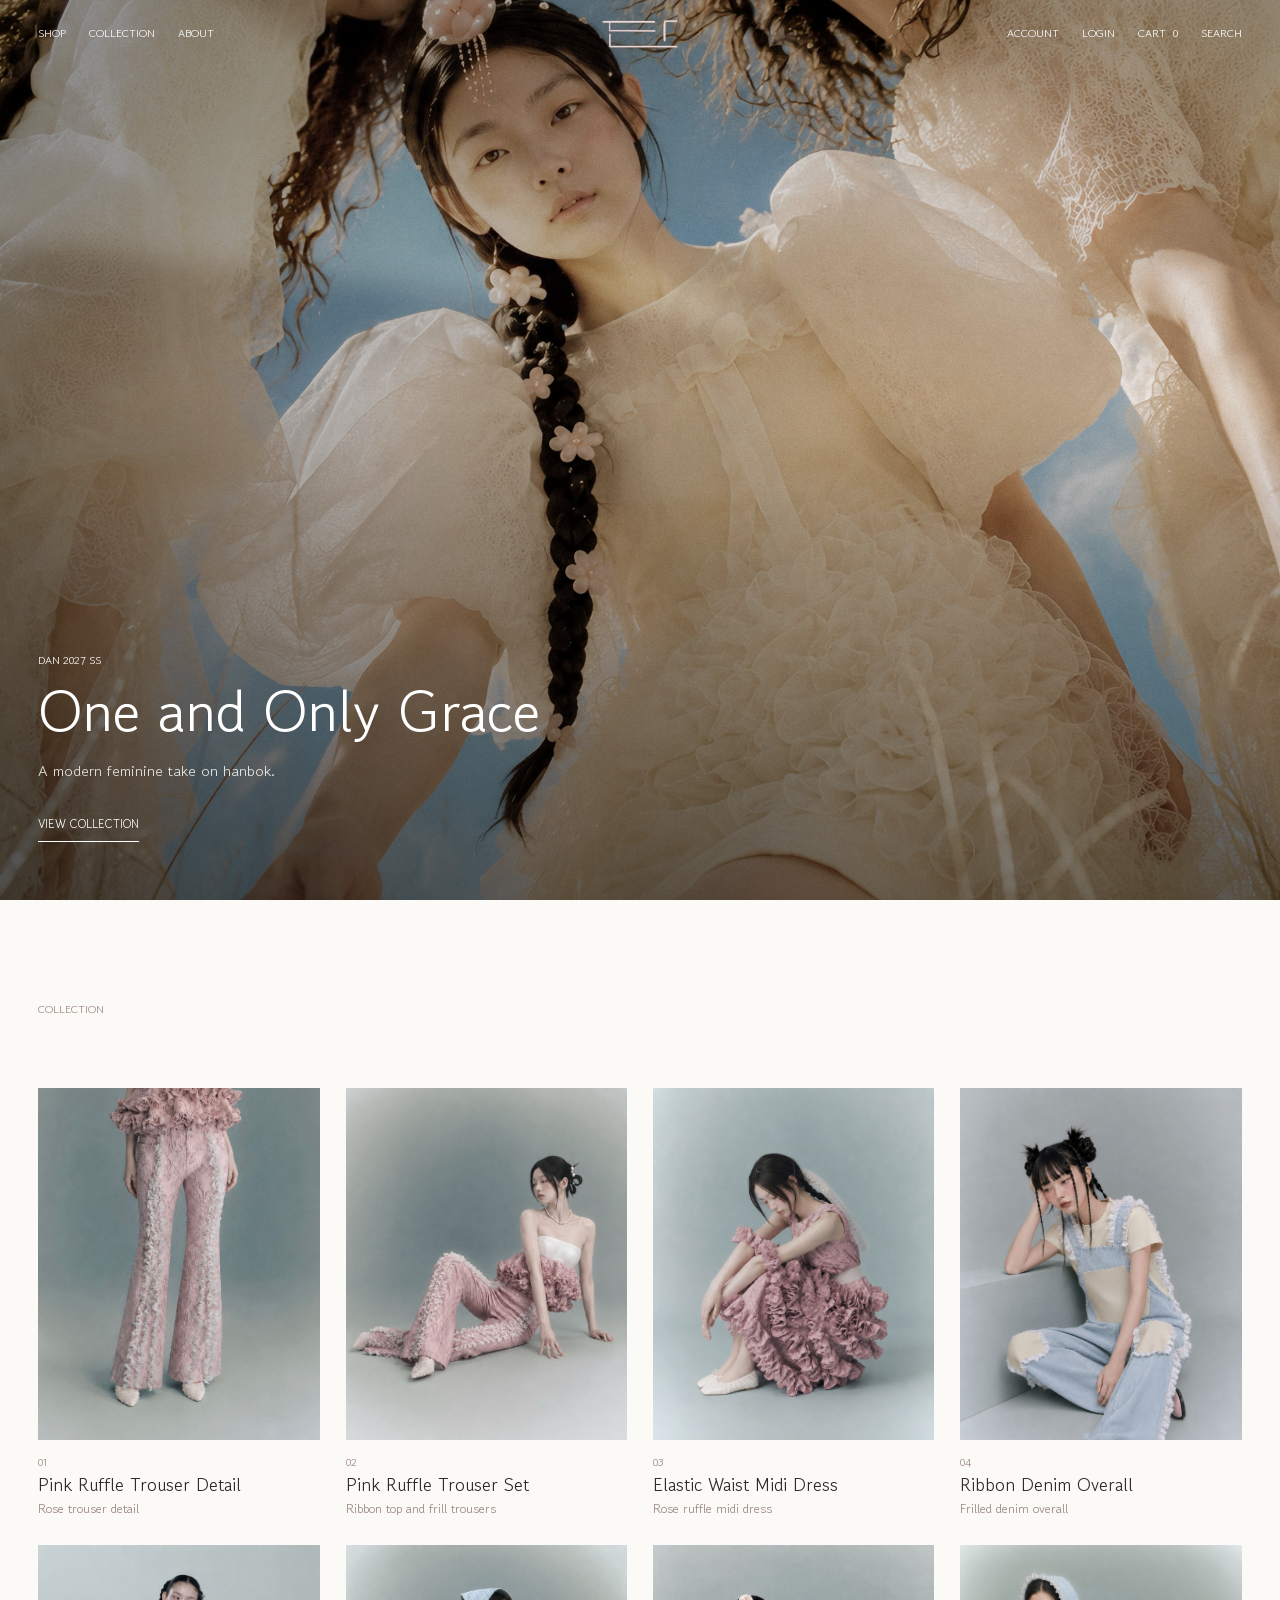
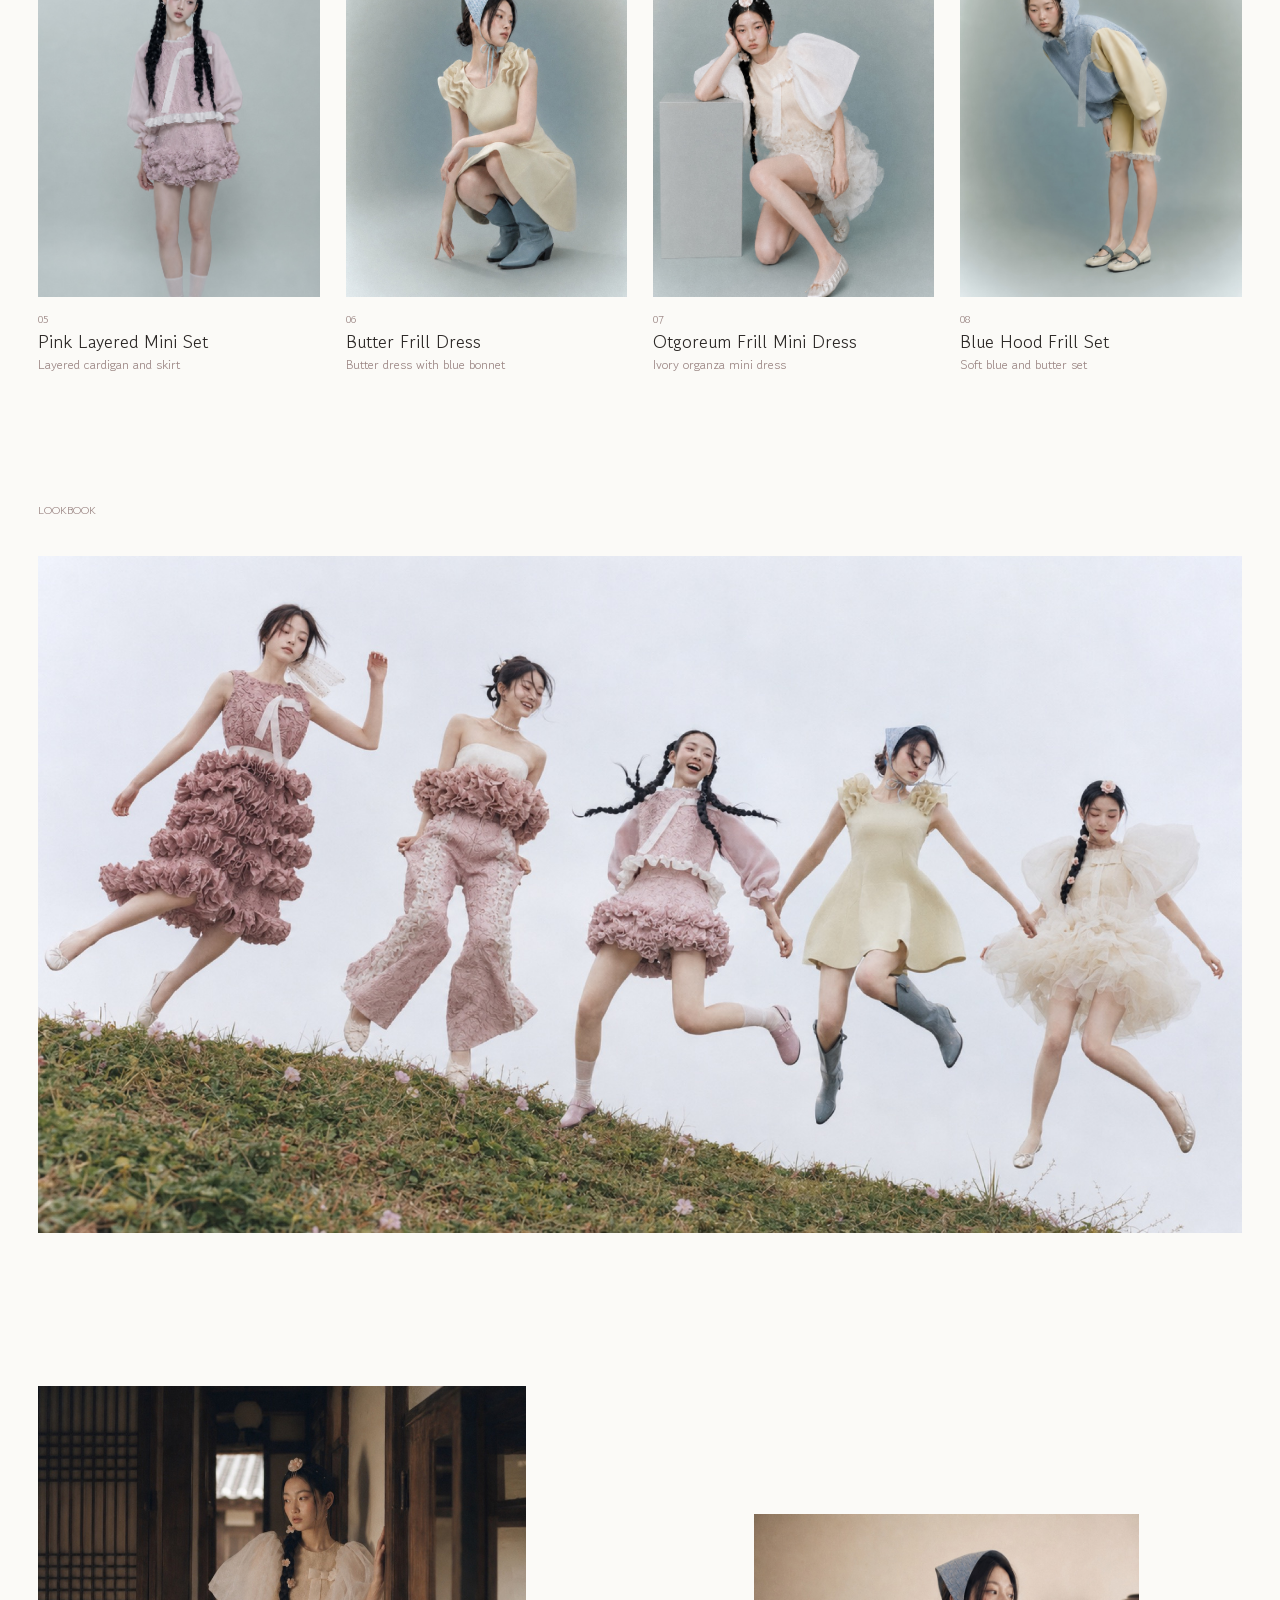
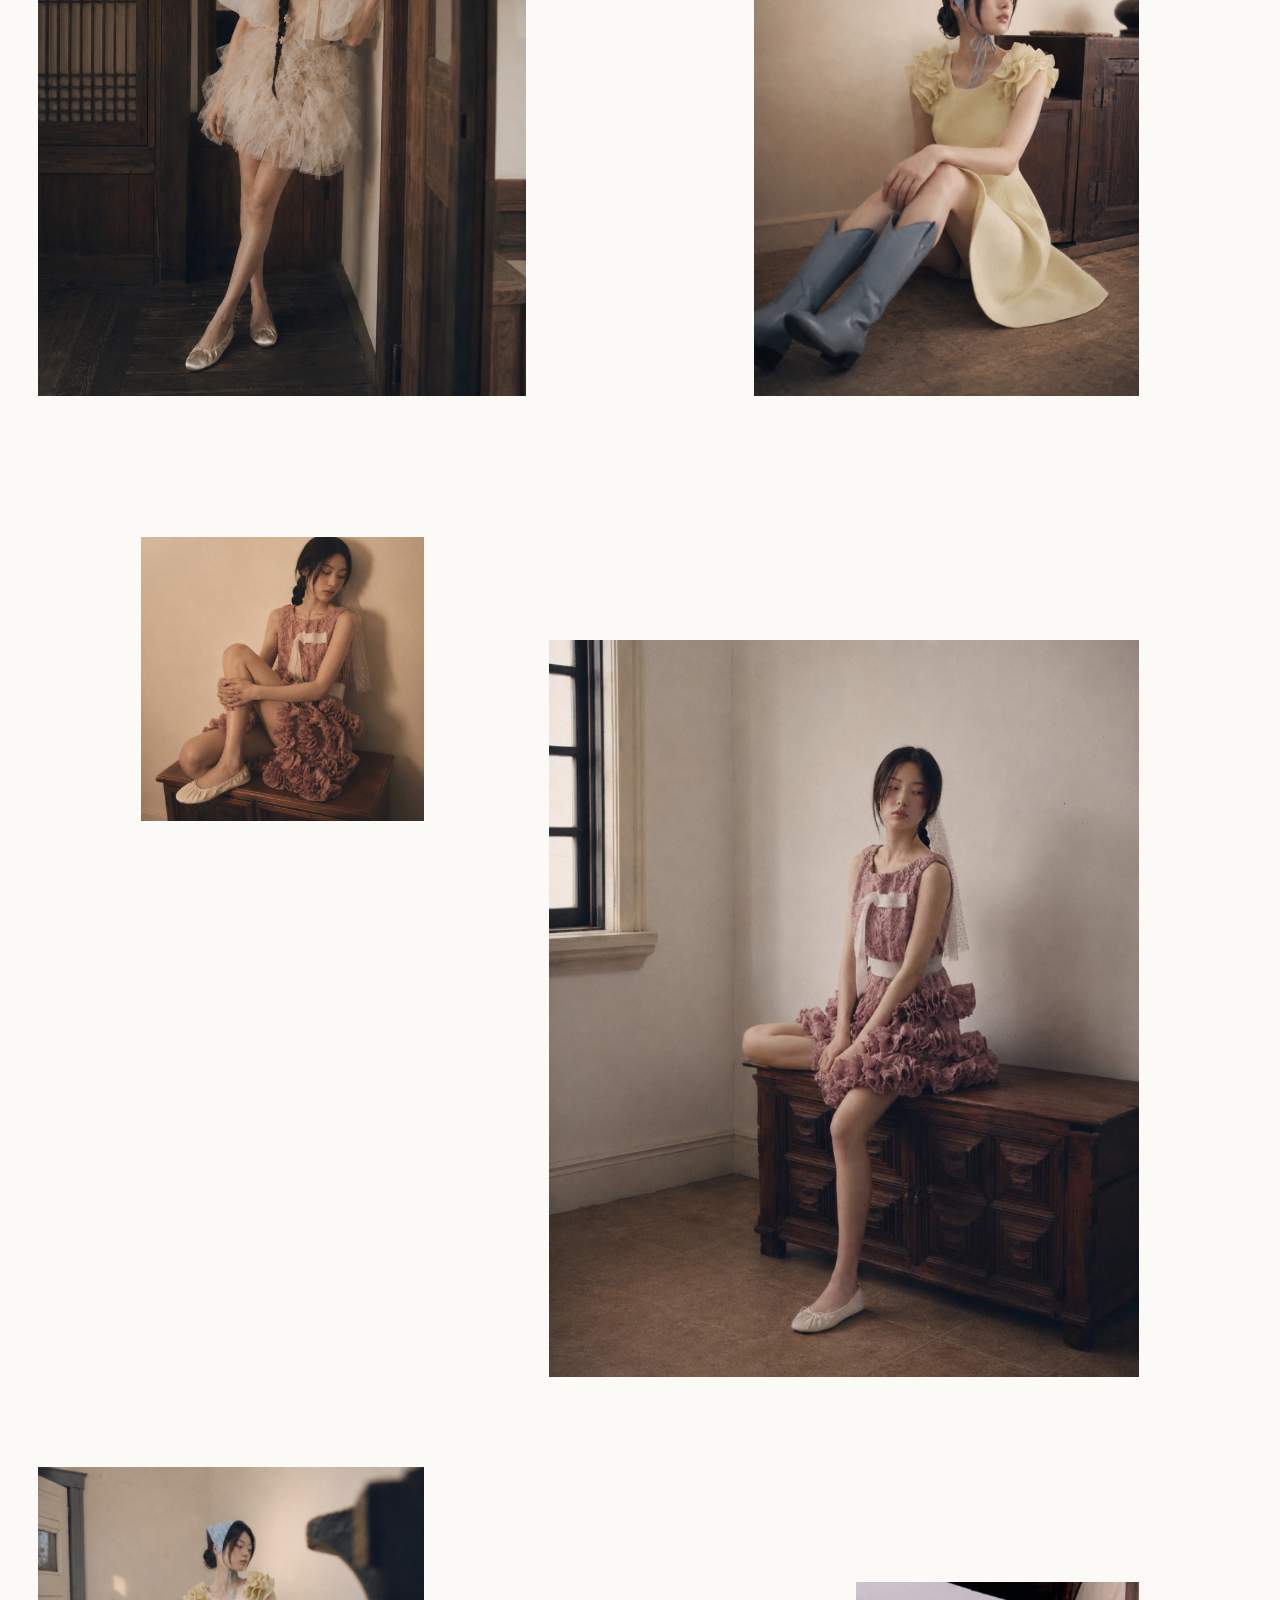
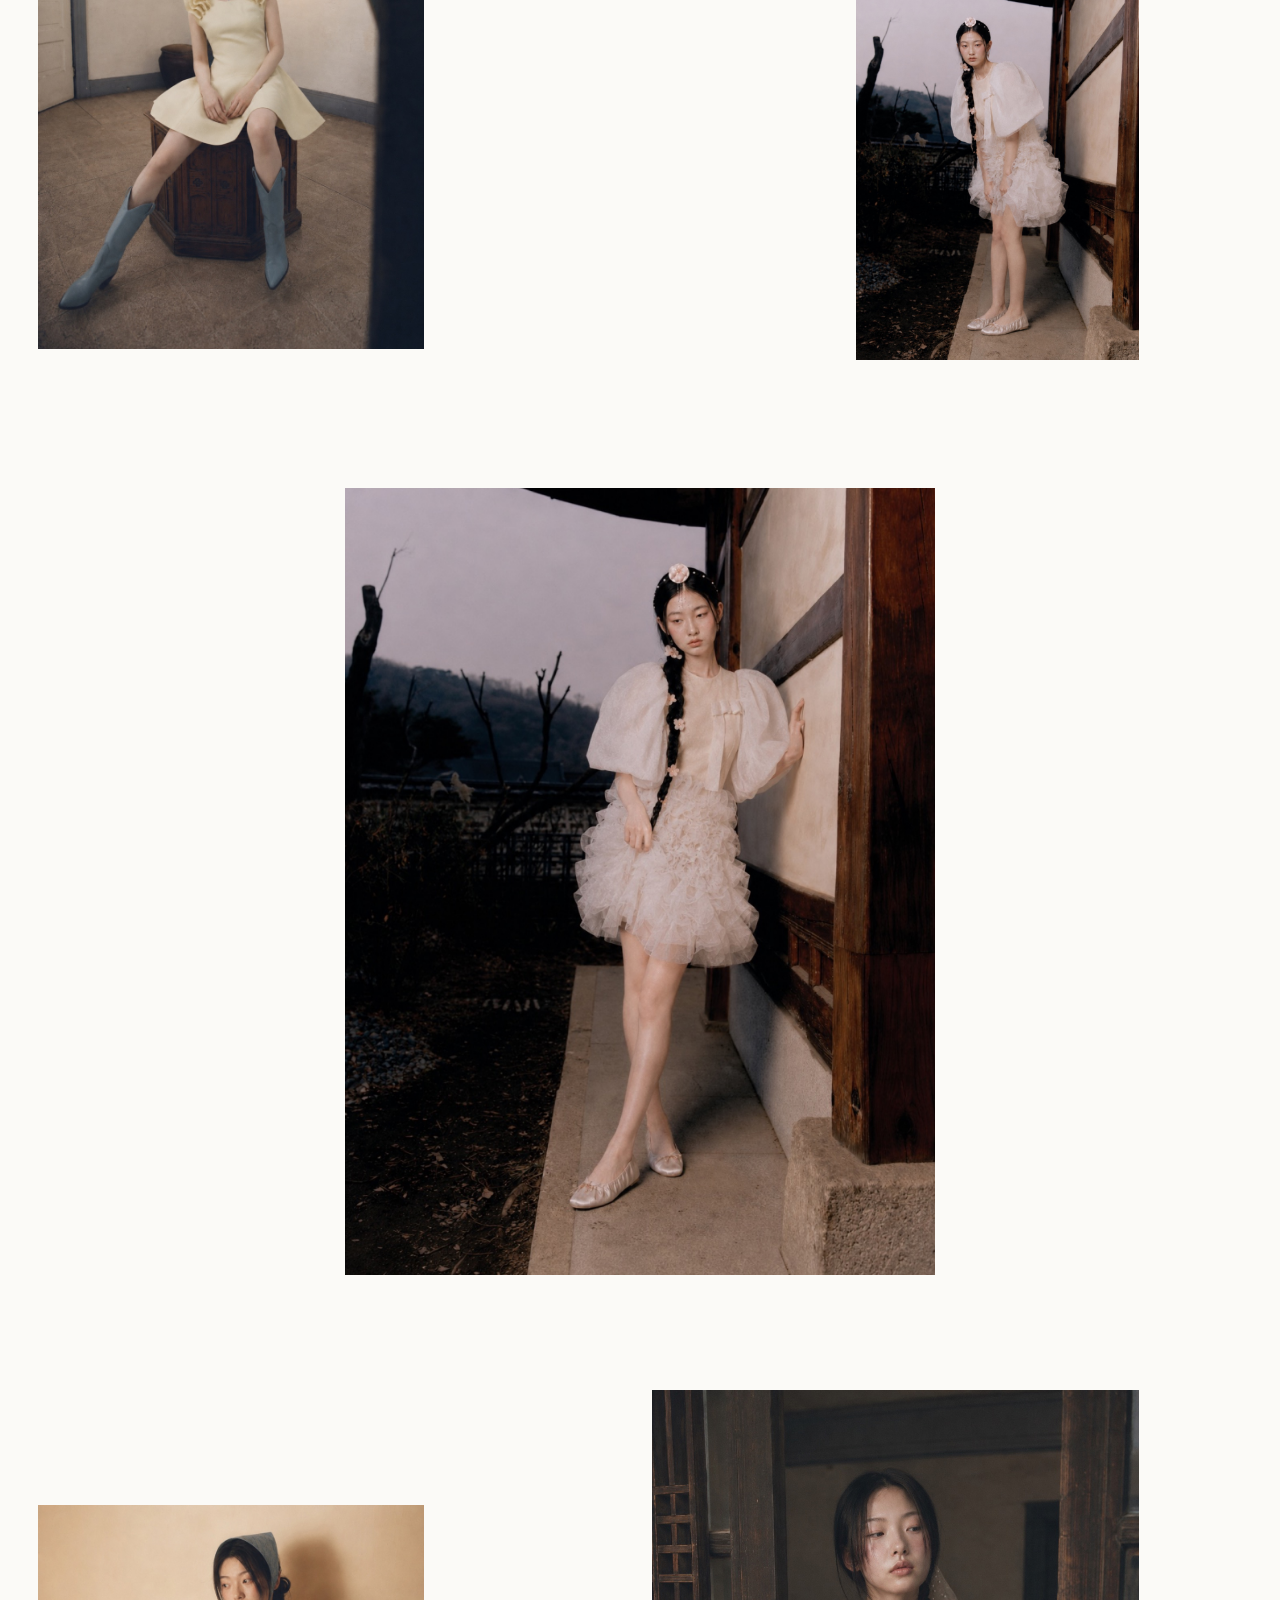
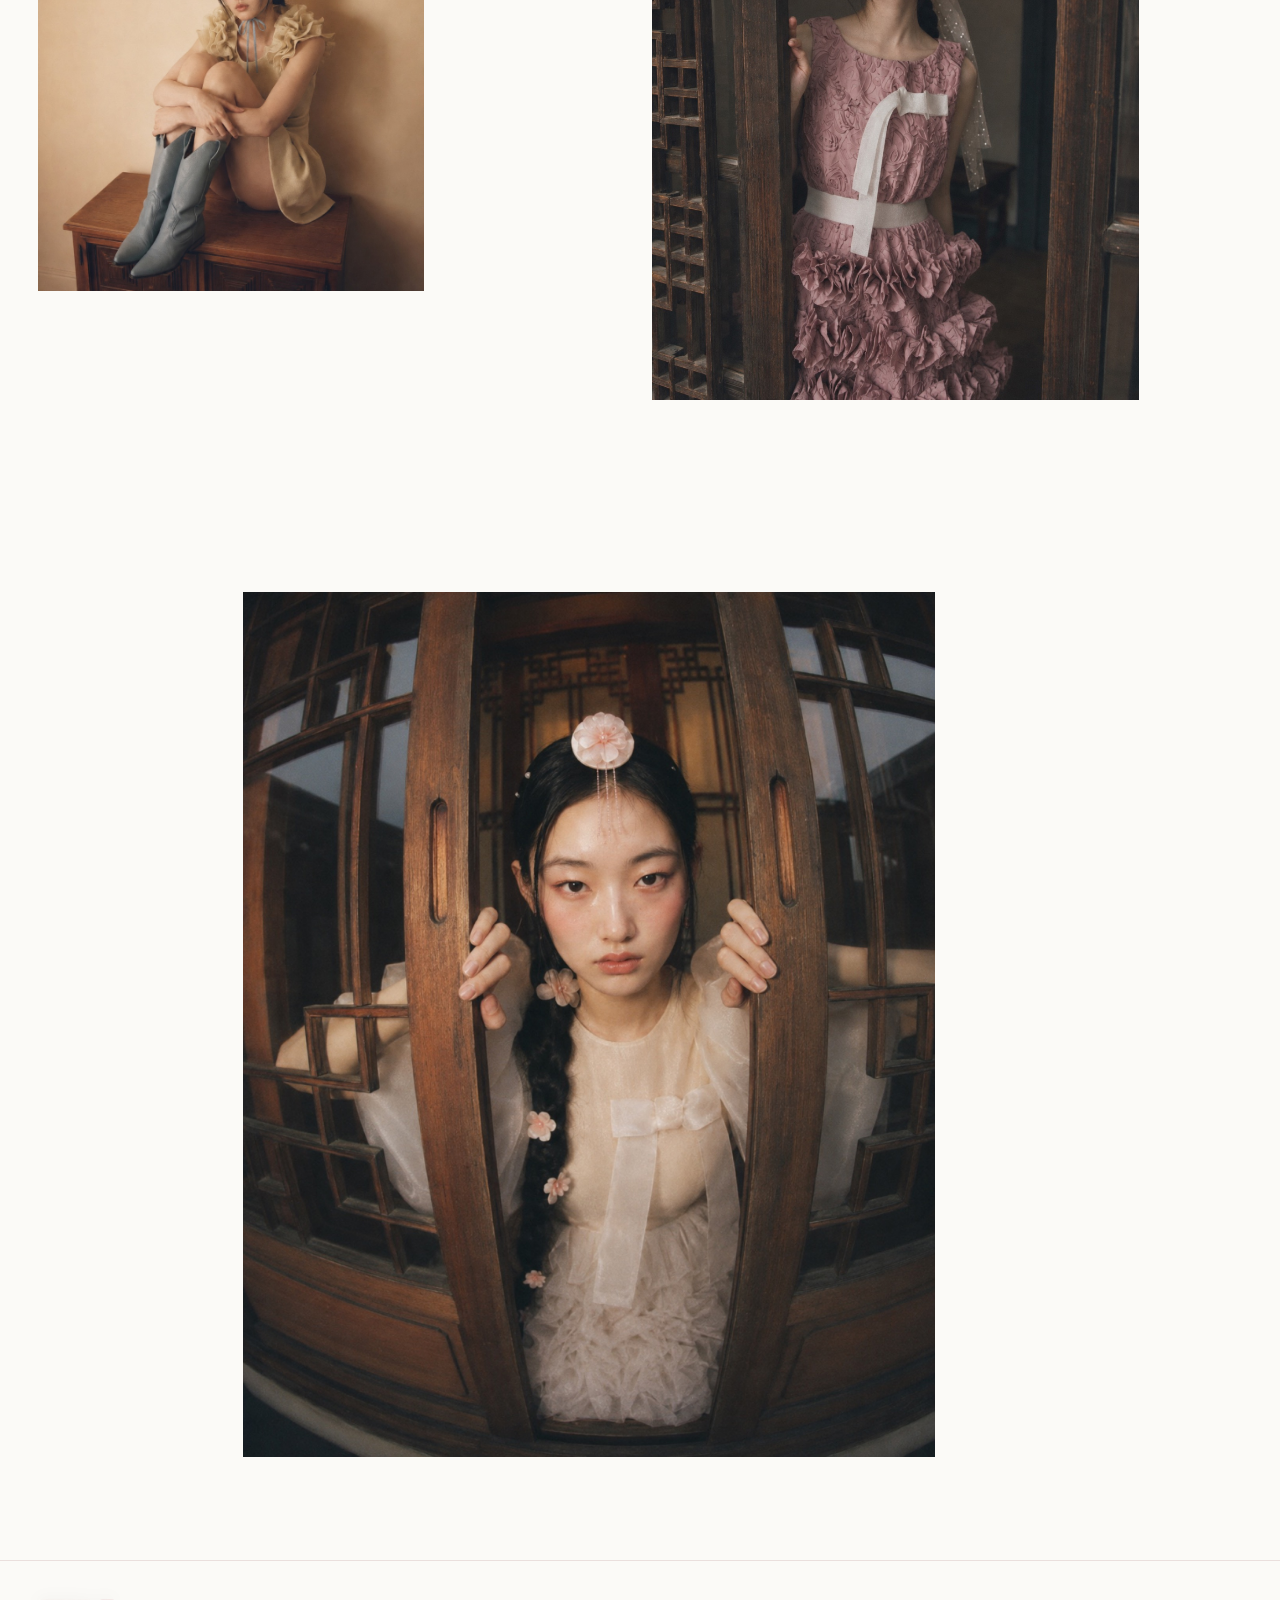
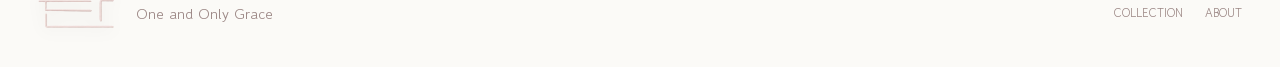
<file: index.html>
<!doctype html>
<html lang="ko">
  <head>
    <meta charset="utf-8" />
    <meta name="viewport" content="width=device-width, initial-scale=1" />
    <meta name="description" content="DAN, One and Only Grace. A modern feminine take on hanbok." />
    <title>DAN | One and Only Grace</title>
    <link rel="preconnect" href="https://fonts.googleapis.com" />
    <link rel="preconnect" href="https://fonts.gstatic.com" crossorigin />
    <link href="https://fonts.googleapis.com/css2?family=Gowun+Dodum&display=swap" rel="stylesheet" />
    <link rel="stylesheet" href="styles.css" />
  </head>
  <body>
    <a class="skip-link" href="#main">본문으로 이동</a>

    <header class="site-header" data-header>
      <nav class="nav" aria-label="Primary navigation">
        <button class="nav-toggle" type="button" data-menu-toggle aria-expanded="false" aria-controls="menu-panel">
          <span></span>
          <span></span>
          <span class="sr-only">메뉴 열기</span>
        </button>

        <div class="nav-links" aria-label="Main sections">
          <a href="#collection">Shop</a>
          <a href="#collection">Collection</a>
          <a href="#about">About</a>
        </div>

        <a class="brand-mark" href="index.html#home" aria-label="DAN homepage">
          <img class="brand-logo" src="assets/dan-logo.png" alt="DAN" />
        </a>

        <div class="nav-actions" aria-label="Member links">
          <a href="#account">Account</a>
          <a href="#login">Login</a>
          <button class="bag-button" type="button" data-bag-button>Cart <span data-bag-count>0</span></button>
          <a href="#search">Search</a>
        </div>
      </nav>
    </header>

    <aside class="menu-panel" id="menu-panel" data-menu-panel aria-hidden="true">
      <div class="menu-panel__inner">
        <button class="menu-close" type="button" data-menu-toggle aria-label="메뉴 닫기">Close</button>
        <a href="#collection" data-menu-link>Shop</a>
        <a href="#collection" data-menu-link>Collection</a>
        <a href="#about" data-menu-link>About</a>
      </div>
    </aside>

    <main id="main">
      <section class="hero" id="home" aria-label="DAN campaign">
        <img src="assets/dan-main-hero.jpeg" alt="아이보리 오간자 드레스를 입은 DAN 캠페인 모델들" />
        <div class="hero__shade" aria-hidden="true"></div>
        <div class="hero__content">
          <p class="eyebrow">DAN 2027 SS</p>
          <h1>One and Only Grace</h1>
          <p class="hero__subcopy">A modern feminine take on hanbok.</p>
          <a class="text-link text-link--light" href="#collection">View Collection</a>
        </div>
      </section>

      <section class="collection-preview" id="collection" aria-label="DAN collection">
        <div class="collection-heading">
          <p class="eyebrow">Collection</p>
        </div>

        <div class="collection-grid">
          <a class="collection-card" href="product.html?id=pink-trouser-detail">
            <figure>
              <img src="assets/dan-product-01.jpeg" alt="핑크 러플 팬츠 디테일" />
            </figure>
            <div class="collection-card__text">
              <span>01</span>
              <h3>Pink Ruffle Trouser Detail</h3>
              <p>Rose trouser detail</p>
            </div>
          </a>

          <a class="collection-card" href="product.html?id=pink-trouser-set">
            <figure>
              <img src="assets/dan-product-02.jpeg" alt="핑크 러플 팬츠 세트를 입고 앉은 모델" />
            </figure>
            <div class="collection-card__text">
              <span>02</span>
              <h3>Pink Ruffle Trouser Set</h3>
              <p>Ribbon top and frill trousers</p>
            </div>
          </a>

          <a class="collection-card" href="product.html?id=elastic-midi-dress">
            <figure>
              <img src="assets/dan-product-03.jpeg" alt="핑크 러플 미디 드레스를 입고 앉은 모델" />
            </figure>
            <div class="collection-card__text">
              <span>03</span>
              <h3>Elastic Waist Midi Dress</h3>
              <p>Rose ruffle midi dress</p>
            </div>
          </a>

          <a class="collection-card" href="product.html?id=ribbon-denim-overall">
            <figure>
              <img src="assets/dan-product-04.jpeg" alt="리본 장식 데님 오버롤을 입은 모델" />
            </figure>
            <div class="collection-card__text">
              <span>04</span>
              <h3>Ribbon Denim Overall</h3>
              <p>Frilled denim overall</p>
            </div>
          </a>

          <a class="collection-card" href="product.html?id=pink-layered-mini-set">
            <figure>
              <img src="assets/dan-product-05.jpeg" alt="핑크 레이어드 미니 세트를 입은 모델" />
            </figure>
            <div class="collection-card__text">
              <span>05</span>
              <h3>Pink Layered Mini Set</h3>
              <p>Layered cardigan and skirt</p>
            </div>
          </a>

          <a class="collection-card" href="product.html?id=butter-frill-dress">
            <figure>
              <img src="assets/dan-product-06.jpeg" alt="버터 컬러 프릴 드레스를 입은 모델" />
            </figure>
            <div class="collection-card__text">
              <span>06</span>
              <h3>Butter Frill Dress</h3>
              <p>Butter dress with blue bonnet</p>
            </div>
          </a>

          <a class="collection-card" href="product.html?id=frill-mini-dress">
            <figure>
              <img src="assets/dan-product-07.jpeg" alt="아이보리 프릴 미니 드레스를 입은 모델" />
            </figure>
            <div class="collection-card__text">
              <span>07</span>
              <h3>Otgoreum Frill Mini Dress</h3>
              <p>Ivory organza mini dress</p>
            </div>
          </a>

          <a class="collection-card" href="product.html?id=blue-hood-set">
            <figure>
              <img src="assets/dan-product-08.jpeg" alt="하늘색 후드 상의와 크림 팬츠를 입은 모델" />
            </figure>
            <div class="collection-card__text">
              <span>08</span>
              <h3>Blue Hood Frill Set</h3>
              <p>Soft blue and butter set</p>
            </div>
          </a>
        </div>

        <section class="lookbook-gallery" id="lookbook" aria-label="DAN lookbook">
          <p class="eyebrow">Lookbook</p>
          <div class="lookbook-grid">
            <figure class="lookbook-card lookbook-card--wide">
              <img src="assets/dan-lookbook-03.jpeg" alt="DAN 2027 SS 룩북 단체 점프 컷" />
            </figure>
            <figure class="lookbook-card lookbook-card--feature-left">
              <img src="assets/dan-lookbook-05.jpeg" alt="한옥 복도에서 아이보리 프릴 미니 드레스를 입은 모델" />
            </figure>
            <figure class="lookbook-card lookbook-card--float-right">
              <img src="assets/dan-lookbook-04.jpeg" alt="버터 컬러 프릴 드레스와 하늘색 보닛을 착용한 모델" />
            </figure>
            <figure class="lookbook-card lookbook-card--small-left">
              <img src="assets/dan-lookbook-06.jpeg" alt="핑크 러플 드레스를 입고 앉아 있는 모델" />
            </figure>
            <figure class="lookbook-card lookbook-card--large-right">
              <img src="assets/dan-lookbook-08.jpeg" alt="핑크 러플 드레스를 입고 나무 가구 위에 앉은 모델" />
            </figure>
            <figure class="lookbook-card lookbook-card--center-piece">
              <img src="assets/dan-lookbook-09.jpeg" alt="버터 컬러 드레스를 입고 앉은 모델" />
            </figure>
            <figure class="lookbook-card lookbook-card--slim-right">
              <img src="assets/dan-lookbook-01.jpeg" alt="한옥 외부에서 아이보리 프릴 미니 드레스를 입은 모델" />
            </figure>
            <figure class="lookbook-card lookbook-card--solo">
              <img src="assets/dan-lookbook-02.jpeg" alt="한옥 외부에서 아이보리 프릴 미니 드레스를 입고 선 모델" />
            </figure>
            <figure class="lookbook-card lookbook-card--low-left">
              <img src="assets/dan-lookbook-07.jpeg" alt="버터 컬러 드레스와 하늘색 부츠를 착용하고 앉은 모델" />
            </figure>
            <figure class="lookbook-card lookbook-card--door-right">
              <img src="assets/dan-lookbook-10.jpeg" alt="목재 문 사이로 보이는 핑크 러플 드레스 모델" />
            </figure>
            <figure class="lookbook-card lookbook-card--closing">
              <img src="assets/dan-lookbook-11.jpeg" alt="목재 문 사이에서 아이보리 프릴 미니 드레스를 입은 모델 클로즈업" />
            </figure>
          </div>
        </section>
      </section>

      <section id="about" aria-label="About DAN"></section>
    </main>

    <footer class="site-footer">
      <a class="brand-mark" href="index.html#home">
        <img class="brand-logo" src="assets/dan-logo.png" alt="DAN" />
      </a>
      <p>One and Only Grace</p>
      <div>
        <a href="#collection">Collection</a>
        <a href="#about">About</a>
      </div>
    </footer>

    <div class="toast" data-toast role="status" aria-live="polite"></div>

    <script src="script.js"></script>
  </body>
</html>
</file>
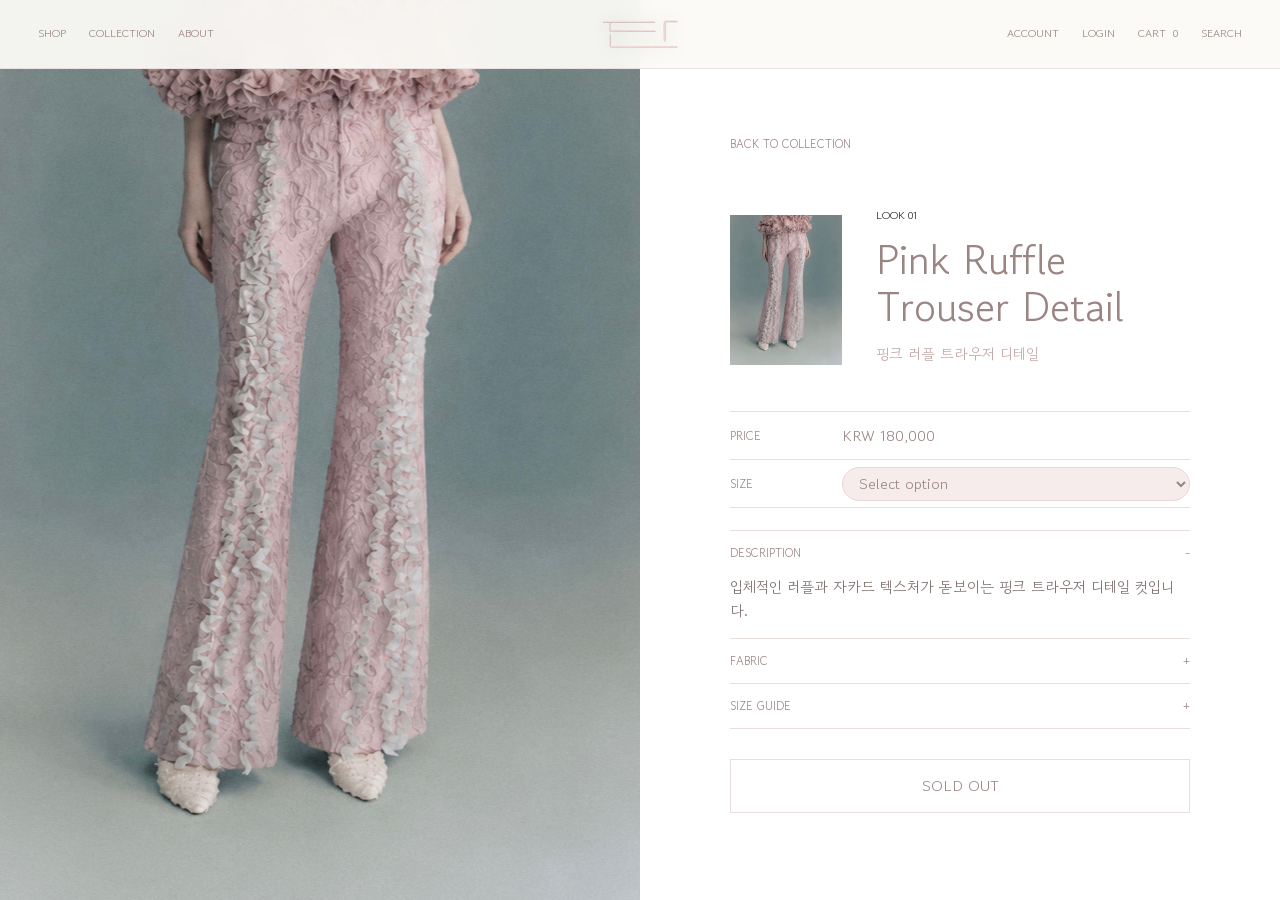
<file: product.html>
<!doctype html>
<html lang="ko">
  <head>
    <meta charset="utf-8" />
    <meta name="viewport" content="width=device-width, initial-scale=1" />
    <meta name="description" content="DAN product detail page." />
    <title>DAN | Product Detail</title>
    <link rel="preconnect" href="https://fonts.googleapis.com" />
    <link rel="preconnect" href="https://fonts.gstatic.com" crossorigin />
    <link href="https://fonts.googleapis.com/css2?family=Gowun+Dodum&display=swap" rel="stylesheet" />
    <link rel="stylesheet" href="styles.css" />
  </head>
  <body class="product-page">
    <a class="skip-link" href="#main">본문으로 이동</a>

    <header class="site-header" data-header>
      <nav class="nav" aria-label="Primary navigation">
        <button class="nav-toggle" type="button" data-menu-toggle aria-expanded="false" aria-controls="menu-panel">
          <span></span>
          <span></span>
          <span class="sr-only">메뉴 열기</span>
        </button>

        <div class="nav-links" aria-label="Main sections">
          <a href="index.html#collection">Shop</a>
          <a href="index.html#collection">Collection</a>
          <a href="index.html#about">About</a>
        </div>

        <a class="brand-mark" href="index.html#home" aria-label="DAN homepage">
          <img class="brand-logo" src="assets/dan-logo.png" alt="DAN" />
        </a>

        <div class="nav-actions" aria-label="Member links">
          <a href="#account">Account</a>
          <a href="#login">Login</a>
          <button class="bag-button" type="button" data-bag-button>Cart <span data-bag-count>0</span></button>
          <a href="#search">Search</a>
        </div>
      </nav>
    </header>

    <aside class="menu-panel" id="menu-panel" data-menu-panel aria-hidden="true">
      <div class="menu-panel__inner">
        <button class="menu-close" type="button" data-menu-toggle aria-label="메뉴 닫기">Close</button>
        <a href="index.html#collection" data-menu-link>Shop</a>
        <a href="index.html#collection" data-menu-link>Collection</a>
        <a href="index.html#about" data-menu-link>About</a>
      </div>
    </aside>

    <main class="product-detail" id="main" data-product-detail>
      <section class="detail-media" aria-label="Product image">
        <img data-product-image src="assets/dan-product-01.jpeg" alt="" />
        <div class="detail-arrows" aria-label="Product image gallery">
          <button type="button" data-gallery-prev aria-label="이전 사진">‹</button>
          <button type="button" data-gallery-next aria-label="다음 사진">›</button>
        </div>
      </section>

      <section class="detail-panel" aria-label="Product information">
        <a class="back-link" href="index.html#collection">Back to collection</a>
        <div class="detail-copy">
          <img class="detail-thumb" data-product-thumb src="assets/dan-product-01.jpeg" alt="" />
          <div>
            <p class="eyebrow" data-product-number>Look 01</p>
            <h1 data-product-name>Otgoreum Frill Mini Dress</h1>
            <p class="detail-korean" data-product-korean>오트고름 프릴 미니 드레스</p>
          </div>
        </div>

        <dl class="product-meta">
          <div>
            <dt>Price</dt>
            <dd data-product-price>KRW 200,000</dd>
          </div>
          <div>
            <dt>Size</dt>
            <dd>
              <select aria-label="Size">
                <option>Select option</option>
                <option>XS</option>
                <option>S</option>
                <option>M</option>
              </select>
            </dd>
          </div>
        </dl>

        <div class="detail-accordions">
          <details open>
            <summary>Description</summary>
            <p data-product-description></p>
          </details>
          <details>
            <summary>Fabric</summary>
            <p data-product-fabric></p>
          </details>
          <details>
            <summary>Size guide</summary>
            <p>XS-S-M 기준으로 제작되며, 자세한 피팅은 DAN atelier에서 상담할 수 있습니다.</p>
          </details>
        </div>

        <button class="sold-button" type="button">Sold Out</button>
      </section>
    </main>

    <div class="toast" data-toast role="status" aria-live="polite"></div>

    <script src="script.js"></script>
  </body>
</html>
</file>
<file: styles.css>
:root {
  --paper: #fbfaf7;
  --white: #ffffff;
  --ink: #2b2725;
  --muted: #9a8583;
  --soft: #ead6d4;
  --mist: #dce8e6;
  --line: #eadfdd;
  --shadow: 0 18px 50px rgba(46, 37, 35, 0.1);
  --gutter: clamp(18px, 3vw, 52px);
  --font: "Gowun Dodum", ui-sans-serif, system-ui, -apple-system, BlinkMacSystemFont, "Segoe UI", sans-serif;
}

* {
  box-sizing: border-box;
}

html {
  scroll-behavior: smooth;
}

body {
  margin: 0;
  color: var(--ink);
  background: var(--paper);
  font-family: var(--font);
  font-size: 15px;
  line-height: 1.55;
}

body.menu-open {
  overflow: hidden;
}

img {
  display: block;
  width: 100%;
  height: 100%;
  object-fit: cover;
}

a {
  color: inherit;
  text-decoration: none;
}

button,
input,
select {
  font: inherit;
}

button {
  color: inherit;
}

.skip-link {
  position: fixed;
  top: 12px;
  left: 12px;
  z-index: 30;
  transform: translateY(-160%);
  padding: 10px 14px;
  color: var(--ink);
  background: var(--white);
  border: 1px solid var(--ink);
}

.skip-link:focus {
  transform: translateY(0);
}

.sr-only {
  position: absolute;
  width: 1px;
  height: 1px;
  padding: 0;
  margin: -1px;
  overflow: hidden;
  clip: rect(0, 0, 0, 0);
  white-space: nowrap;
  border: 0;
}

.site-header {
  position: fixed;
  inset: 0 0 auto;
  z-index: 20;
  color: var(--white);
  transition: color 220ms ease, background 220ms ease, border-color 220ms ease;
}

.product-page .site-header,
.site-header.is-scrolled,
.site-header.is-open {
  color: var(--muted);
  background: rgba(251, 250, 247, 0.94);
  border-bottom: 1px solid rgba(234, 223, 221, 0.86);
  backdrop-filter: blur(16px);
}

.nav {
  min-height: 68px;
  display: grid;
  grid-template-columns: 1fr auto 1fr;
  align-items: center;
  gap: 18px;
  padding: 0 var(--gutter);
}

.nav-links,
.nav-actions {
  display: flex;
  align-items: center;
  gap: clamp(12px, 1.8vw, 24px);
  font-size: 11px;
  text-transform: uppercase;
}

.nav-actions {
  justify-content: flex-end;
}

.brand-mark {
  width: clamp(58px, 6vw, 86px);
  min-height: 38px;
  display: inline-flex;
  align-items: center;
  justify-content: center;
}

.brand-logo {
  width: 100%;
  height: auto;
  object-fit: contain;
  filter: drop-shadow(0 1px 8px rgba(0, 0, 0, 0.12));
}

.nav-toggle,
.bag-button,
.menu-close,
.sold-button {
  border: 0;
  background: transparent;
  cursor: pointer;
}

.nav-toggle {
  display: none;
  position: relative;
  width: 42px;
  height: 42px;
  padding: 0;
}

.nav-toggle span:not(.sr-only) {
  position: absolute;
  left: 8px;
  width: 26px;
  height: 1px;
  background: currentColor;
  transition: transform 180ms ease, top 180ms ease;
}

.nav-toggle span:first-child {
  top: 17px;
}

.nav-toggle span:nth-child(2) {
  top: 25px;
}

.nav-toggle[aria-expanded="true"] span:first-child {
  top: 21px;
  transform: rotate(32deg);
}

.nav-toggle[aria-expanded="true"] span:nth-child(2) {
  top: 21px;
  transform: rotate(-32deg);
}

.bag-button {
  padding: 0;
  color: inherit;
  font-size: 11px;
  text-transform: uppercase;
}

.bag-button span {
  margin-left: 4px;
}

.menu-panel {
  position: fixed;
  inset: 0;
  z-index: 19;
  display: grid;
  place-items: center;
  background: rgba(251, 250, 247, 0.97);
  opacity: 0;
  pointer-events: none;
  transition: opacity 220ms ease;
}

.menu-panel.is-open {
  opacity: 1;
  pointer-events: auto;
}

.menu-panel__inner {
  display: grid;
  gap: clamp(24px, 5vw, 42px);
  text-align: center;
}

.menu-panel__inner a {
  font-size: clamp(34px, 10vw, 76px);
  line-height: 1;
}

.menu-close {
  justify-self: center;
  color: var(--muted);
  font-size: 12px;
  text-transform: uppercase;
}

.eyebrow {
  margin: 0 0 14px;
  color: inherit;
  font-size: 11px;
  line-height: 1.3;
  text-transform: uppercase;
}

.text-link {
  display: inline-flex;
  align-items: center;
  width: fit-content;
  min-height: 34px;
  border-bottom: 1px solid currentColor;
  color: var(--ink);
  font-size: 12px;
  text-transform: uppercase;
}

.text-link--light {
  color: var(--white);
}

.hero {
  position: relative;
  min-height: 100svh;
  overflow: hidden;
  color: var(--white);
  background: #d8c8c2;
}

.hero > img {
  position: absolute;
  inset: 0;
  object-position: center center;
  transform: scale(1.08);
}

.hero__shade {
  position: absolute;
  inset: 0;
  background:
    linear-gradient(180deg, rgba(0, 0, 0, 0.15), transparent 44%, rgba(0, 0, 0, 0.44)),
    linear-gradient(90deg, rgba(0, 0, 0, 0.34), transparent 64%);
}

.hero__content {
  position: relative;
  z-index: 1;
  width: min(520px, calc(100% - var(--gutter) * 2));
  min-height: 100svh;
  display: flex;
  flex-direction: column;
  justify-content: flex-end;
  padding: 98px 0 58px;
  margin-left: var(--gutter);
}

.hero h1 {
  margin: 0;
  font-size: clamp(30px, 4.8vw, 58px);
  font-weight: 400;
  line-height: 1.02;
}

.hero__subcopy {
  max-width: 360px;
  margin: 18px 0 26px;
  color: rgba(255, 255, 255, 0.86);
}

.collection-preview {
  padding: clamp(58px, 8vw, 118px) var(--gutter);
  background: var(--paper);
}

.collection-heading {
  display: flex;
  align-items: end;
  justify-content: space-between;
  gap: 24px;
  margin-bottom: clamp(28px, 4.5vw, 58px);
}

.collection-heading h2,
.about-strip h2 {
  max-width: 720px;
  margin: 0;
  font-size: clamp(28px, 4.2vw, 56px);
  font-weight: 400;
  line-height: 1.12;
}

.collection-heading .eyebrow {
  color: var(--muted);
}

.collection-grid {
  display: grid;
  grid-template-columns: repeat(4, minmax(0, 1fr));
  gap: clamp(14px, 2vw, 28px);
}

.collection-card {
  min-width: 0;
  display: grid;
  gap: 14px;
}

.collection-card figure {
  aspect-ratio: 4 / 5;
  margin: 0;
  overflow: hidden;
  background: var(--mist);
}

.collection-card img {
  object-position: center top;
  transition: transform 520ms ease, filter 520ms ease;
}

.collection-card:hover img {
  transform: scale(1.025);
  filter: saturate(1.04);
}

.collection-card__text {
  display: grid;
  gap: 3px;
}

.collection-card__text span {
  color: var(--muted);
  font-size: 11px;
}

.collection-card h3 {
  margin: 0;
  font-size: clamp(15px, 1.4vw, 19px);
  font-weight: 400;
  line-height: 1.2;
}

.collection-card p {
  margin: 0;
  color: var(--muted);
  font-size: 13px;
}

.lookbook-gallery {
  margin-top: clamp(76px, 10vw, 150px);
}

.lookbook-gallery > .eyebrow {
  margin-bottom: clamp(20px, 3vw, 42px);
  color: var(--muted);
}

.lookbook-grid {
  display: grid;
  grid-template-columns: repeat(12, minmax(0, 1fr));
  column-gap: clamp(12px, 1.8vw, 32px);
  row-gap: clamp(34px, 7vw, 116px);
  align-items: start;
}

.lookbook-card {
  min-width: 0;
  margin: 0;
  overflow: hidden;
  background: var(--mist);
}

.lookbook-card--wide {
  grid-column: 1 / -1;
  aspect-ratio: 16 / 9;
  margin-bottom: clamp(26px, 5vw, 82px);
}

.lookbook-card--feature-left {
  grid-column: 1 / span 5;
  aspect-ratio: 4 / 5;
}

.lookbook-card--float-right {
  grid-column: 8 / span 4;
  aspect-ratio: 4 / 5;
  margin-top: clamp(70px, 10vw, 164px);
}

.lookbook-card--small-left {
  grid-column: 2 / span 3;
  aspect-ratio: 1 / 1;
  margin-top: clamp(24px, 4vw, 72px);
}

.lookbook-card--large-right {
  grid-column: 6 / span 6;
  aspect-ratio: 4 / 5;
  margin-top: clamp(100px, 12vw, 190px);
}

.lookbook-card--center-piece {
  grid-column: 1 / span 4;
  aspect-ratio: 4 / 5;
}

.lookbook-card--slim-right {
  grid-column: 9 / span 3;
  aspect-ratio: 3 / 4;
  margin-top: clamp(74px, 9vw, 148px);
}

.lookbook-card--solo {
  grid-column: 4 / span 6;
  aspect-ratio: 3 / 4;
  margin-top: clamp(12px, 3vw, 44px);
}

.lookbook-card--low-left {
  grid-column: 1 / span 4;
  aspect-ratio: 1 / 1;
  margin-top: clamp(96px, 11vw, 180px);
}

.lookbook-card--door-right {
  grid-column: 7 / span 5;
  aspect-ratio: 4 / 5;
  margin-top: clamp(6px, 2vw, 36px);
}

.lookbook-card--closing {
  grid-column: 3 / span 7;
  aspect-ratio: 4 / 5;
  margin-top: clamp(44px, 8vw, 126px);
}

.lookbook-card img {
  object-position: center center;
  transition: transform 620ms ease, filter 620ms ease;
}

.lookbook-card:hover img {
  transform: scale(1.018);
  filter: saturate(1.03);
}

.about-strip {
  padding: clamp(64px, 8vw, 112px) var(--gutter);
  color: var(--ink);
  background: var(--white);
}

.about-strip .eyebrow {
  color: var(--muted);
}

.product-detail {
  min-height: 100svh;
  display: grid;
  grid-template-columns: minmax(0, 1fr) minmax(360px, 1fr);
  background: var(--white);
}

.detail-media {
  position: relative;
  min-height: 100svh;
  overflow: hidden;
  background: var(--mist);
}

.detail-media img {
  object-position: center top;
}

.detail-arrows {
  position: absolute;
  inset: 0;
  display: flex;
  align-items: center;
  justify-content: space-between;
  padding: 0 clamp(18px, 4vw, 48px);
  pointer-events: none;
}

.detail-arrows[hidden] {
  display: none;
}

.detail-arrows button {
  width: clamp(42px, 6vw, 76px);
  height: clamp(58px, 8vw, 94px);
  padding: 0;
  border: 0;
  background: transparent;
  pointer-events: auto;
  color: rgba(255, 255, 255, 0.88);
  font-size: clamp(42px, 6vw, 76px);
  line-height: 1;
  cursor: pointer;
}

.detail-panel {
  min-height: 100svh;
  display: flex;
  flex-direction: column;
  justify-content: center;
  padding: 110px clamp(24px, 7vw, 96px) 62px;
  background: var(--white);
}

.back-link {
  width: fit-content;
  margin-bottom: clamp(26px, 5vw, 54px);
  color: var(--muted);
  font-size: 12px;
  text-transform: uppercase;
}

.detail-copy {
  display: grid;
  grid-template-columns: 112px minmax(0, 1fr);
  gap: clamp(18px, 3vw, 34px);
  align-items: end;
}

.detail-thumb {
  width: 112px;
  height: 150px;
  object-fit: cover;
  background: var(--mist);
}

.detail-copy h1 {
  margin: 0;
  color: var(--muted);
  font-size: clamp(24px, 3.2vw, 42px);
  font-weight: 400;
  line-height: 1.15;
}

.detail-korean {
  margin: 12px 0 0;
  color: #c4aaa8;
}

.product-meta {
  display: grid;
  gap: 0;
  margin: clamp(28px, 4vw, 46px) 0 0;
  border-top: 1px solid var(--line);
}

.product-meta div {
  min-height: 48px;
  display: grid;
  grid-template-columns: 96px minmax(0, 1fr);
  align-items: center;
  gap: 16px;
  border-bottom: 1px solid var(--line);
}

.product-meta dt {
  color: var(--muted);
  font-size: 12px;
  text-transform: uppercase;
}

.product-meta dd {
  margin: 0;
  color: var(--muted);
}

.product-meta select {
  width: 100%;
  min-height: 34px;
  padding: 0 12px;
  color: var(--muted);
  background: #f5eceb;
  border: 1px solid #ead6d4;
  border-radius: 999px;
}

.detail-accordions {
  margin-top: 22px;
  border-top: 1px solid var(--line);
}

.detail-accordions details {
  border-bottom: 1px solid var(--line);
}

.detail-accordions summary {
  min-height: 44px;
  display: flex;
  align-items: center;
  justify-content: space-between;
  color: var(--muted);
  cursor: pointer;
  text-transform: uppercase;
  font-size: 12px;
}

.detail-accordions summary::after {
  content: "+";
}

.detail-accordions details[open] summary::after {
  content: "-";
}

.detail-accordions p {
  margin: 0 0 16px;
  color: #7f7270;
}

.sold-button {
  width: 100%;
  min-height: 54px;
  margin-top: 30px;
  color: var(--muted);
  background: var(--white);
  border: 1px solid var(--line);
  text-transform: uppercase;
}

.sold-button:hover {
  background: #fbf4f3;
}

.site-footer {
  display: grid;
  grid-template-columns: auto minmax(0, 1fr) auto;
  align-items: center;
  gap: 22px;
  padding: 34px var(--gutter);
  color: var(--muted);
  background: var(--paper);
  border-top: 1px solid var(--line);
}

.site-footer .brand-mark {
  justify-self: start;
  width: 76px;
}

.site-footer p {
  margin: 0;
}

.site-footer div {
  display: flex;
  align-items: center;
  gap: 22px;
  font-size: 12px;
  text-transform: uppercase;
}

.toast {
  position: fixed;
  right: var(--gutter);
  bottom: 22px;
  z-index: 30;
  max-width: min(360px, calc(100vw - 36px));
  padding: 13px 16px;
  color: var(--white);
  background: var(--ink);
  box-shadow: var(--shadow);
  transform: translateY(18px);
  opacity: 0;
  pointer-events: none;
  transition: transform 180ms ease, opacity 180ms ease;
}

.toast.is-visible {
  transform: translateY(0);
  opacity: 1;
}

@media (max-width: 1080px) {
  .collection-grid {
    grid-template-columns: repeat(3, minmax(0, 1fr));
  }

  .product-detail {
    grid-template-columns: 1fr;
  }

  .detail-media {
    min-height: 78svh;
  }

  .detail-panel {
    min-height: auto;
    padding-top: 72px;
  }
}

@media (max-width: 820px) {
  .nav {
    grid-template-columns: auto 1fr auto;
    min-height: 62px;
  }

  .nav-toggle {
    display: block;
  }

  .nav-links,
  .nav-actions a {
    display: none;
  }

  .brand-mark {
    justify-self: center;
  }

  .collection-heading {
    display: grid;
    align-items: start;
  }

  .collection-grid {
    grid-template-columns: repeat(2, minmax(0, 1fr));
  }

  .lookbook-grid {
    grid-template-columns: repeat(8, minmax(0, 1fr));
    row-gap: clamp(30px, 6vw, 74px);
  }

  .lookbook-card--wide {
    grid-column: 1 / -1;
  }

  .lookbook-card--feature-left {
    grid-column: 1 / span 5;
  }

  .lookbook-card--float-right {
    grid-column: 6 / span 3;
    margin-top: clamp(34px, 7vw, 78px);
  }

  .lookbook-card--small-left {
    grid-column: 1 / span 3;
  }

  .lookbook-card--large-right {
    grid-column: 4 / span 5;
    margin-top: clamp(48px, 8vw, 92px);
  }

  .lookbook-card--center-piece {
    grid-column: 2 / span 4;
  }

  .lookbook-card--slim-right {
    grid-column: 6 / span 3;
    margin-top: clamp(26px, 5vw, 64px);
  }

  .lookbook-card--solo,
  .lookbook-card--closing {
    grid-column: 2 / span 6;
  }

  .lookbook-card--low-left {
    grid-column: 1 / span 3;
    margin-top: clamp(42px, 7vw, 84px);
  }

  .lookbook-card--door-right {
    grid-column: 4 / span 5;
  }

  .lookbook-card--closing {
    margin-top: 0;
  }

  .hero__content {
    padding-bottom: 44px;
  }
}

@media (max-width: 560px) {
  body {
    font-size: 14px;
  }

  .collection-grid {
    grid-template-columns: 1fr;
  }

  .collection-card {
    gap: 12px;
  }

  .lookbook-gallery {
    margin-top: 58px;
  }

  .lookbook-grid {
    grid-template-columns: 1fr;
    row-gap: 22px;
  }

  .lookbook-card--wide {
    grid-column: 1;
    aspect-ratio: 4 / 3;
  }

  .lookbook-card--feature-left,
  .lookbook-card--float-right,
  .lookbook-card--small-left,
  .lookbook-card--large-right,
  .lookbook-card--center-piece,
  .lookbook-card--slim-right,
  .lookbook-card--solo,
  .lookbook-card--low-left,
  .lookbook-card--door-right,
  .lookbook-card--closing {
    grid-column: 1;
    margin-top: 0;
  }

  .detail-copy {
    grid-template-columns: 82px minmax(0, 1fr);
    align-items: center;
  }

  .detail-thumb {
    width: 82px;
    height: 112px;
  }

  .product-meta div {
    grid-template-columns: 76px minmax(0, 1fr);
  }

  .site-footer {
    grid-template-columns: 1fr;
  }

  .site-footer div {
    flex-wrap: wrap;
  }
}

@media (prefers-reduced-motion: reduce) {
  *,
  *::before,
  *::after {
    scroll-behavior: auto !important;
    transition-duration: 0.001ms !important;
    animation-duration: 0.001ms !important;
  }
}
</file>
